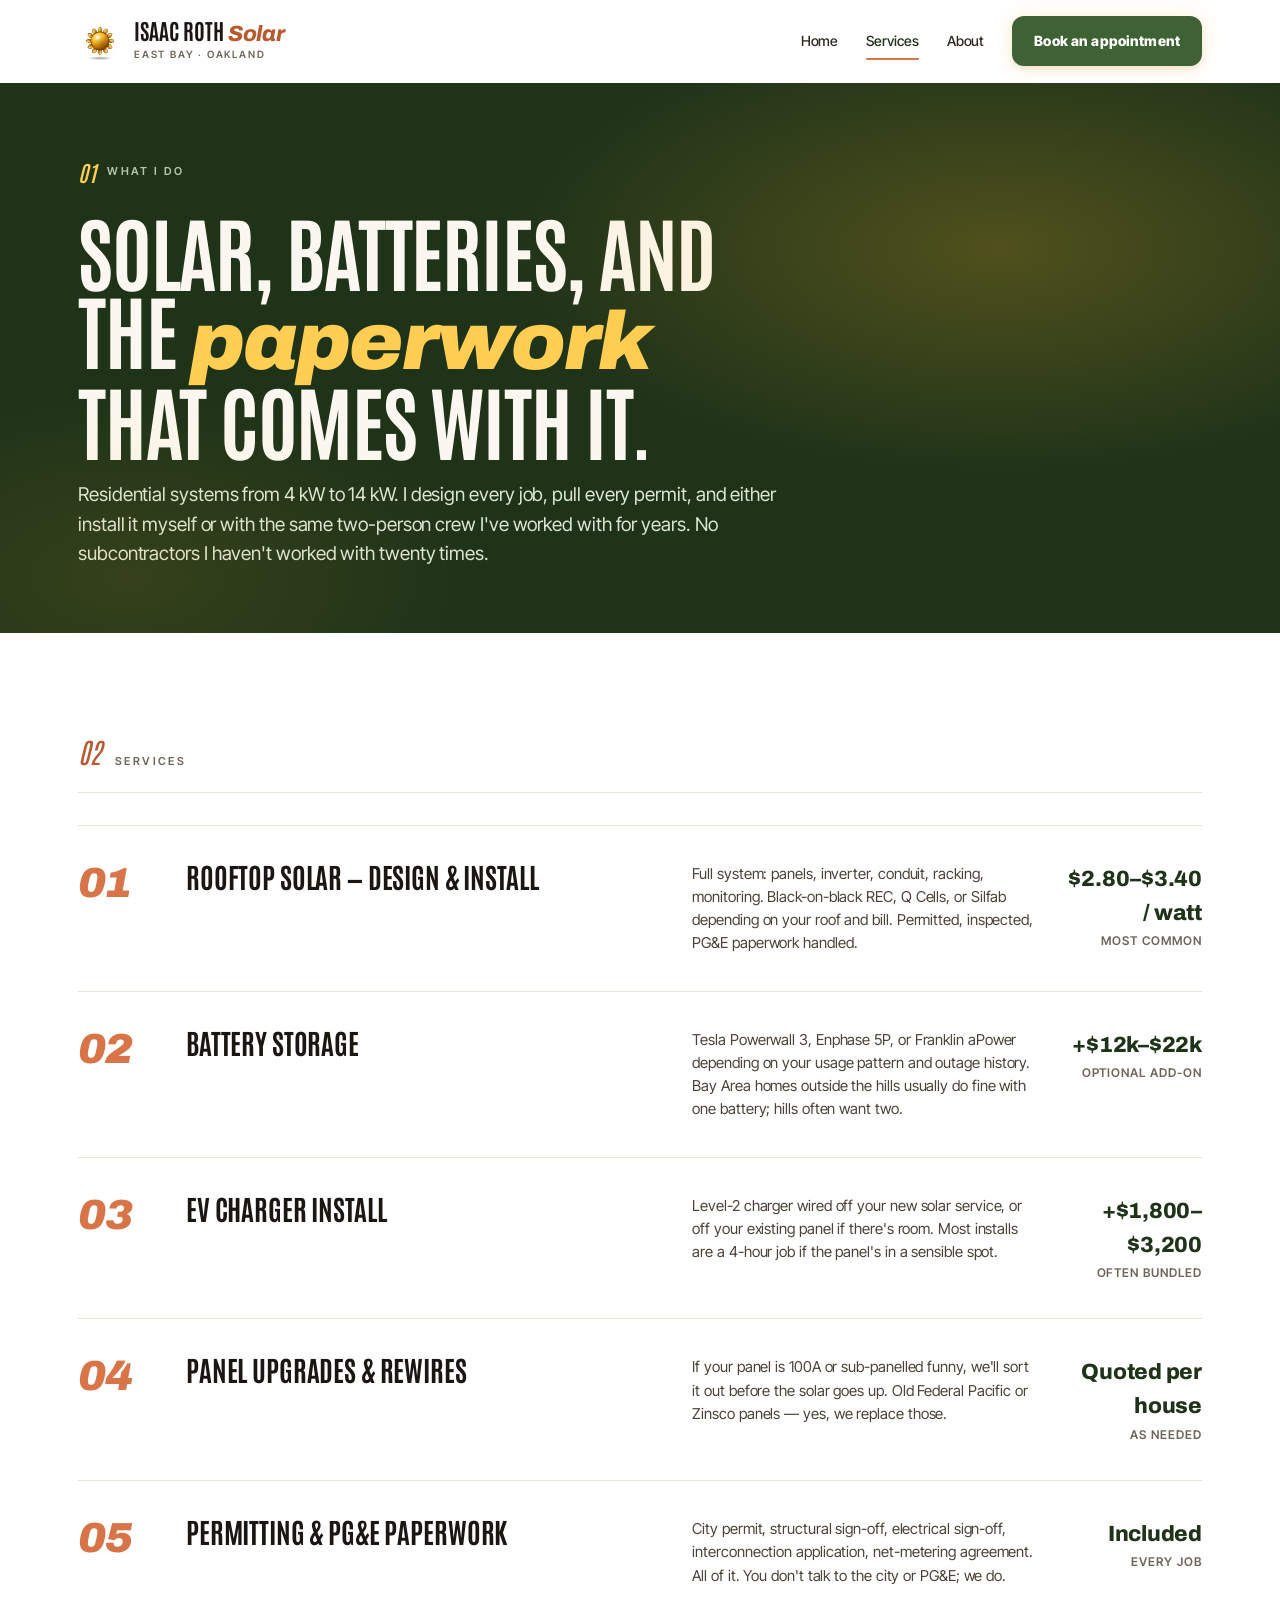
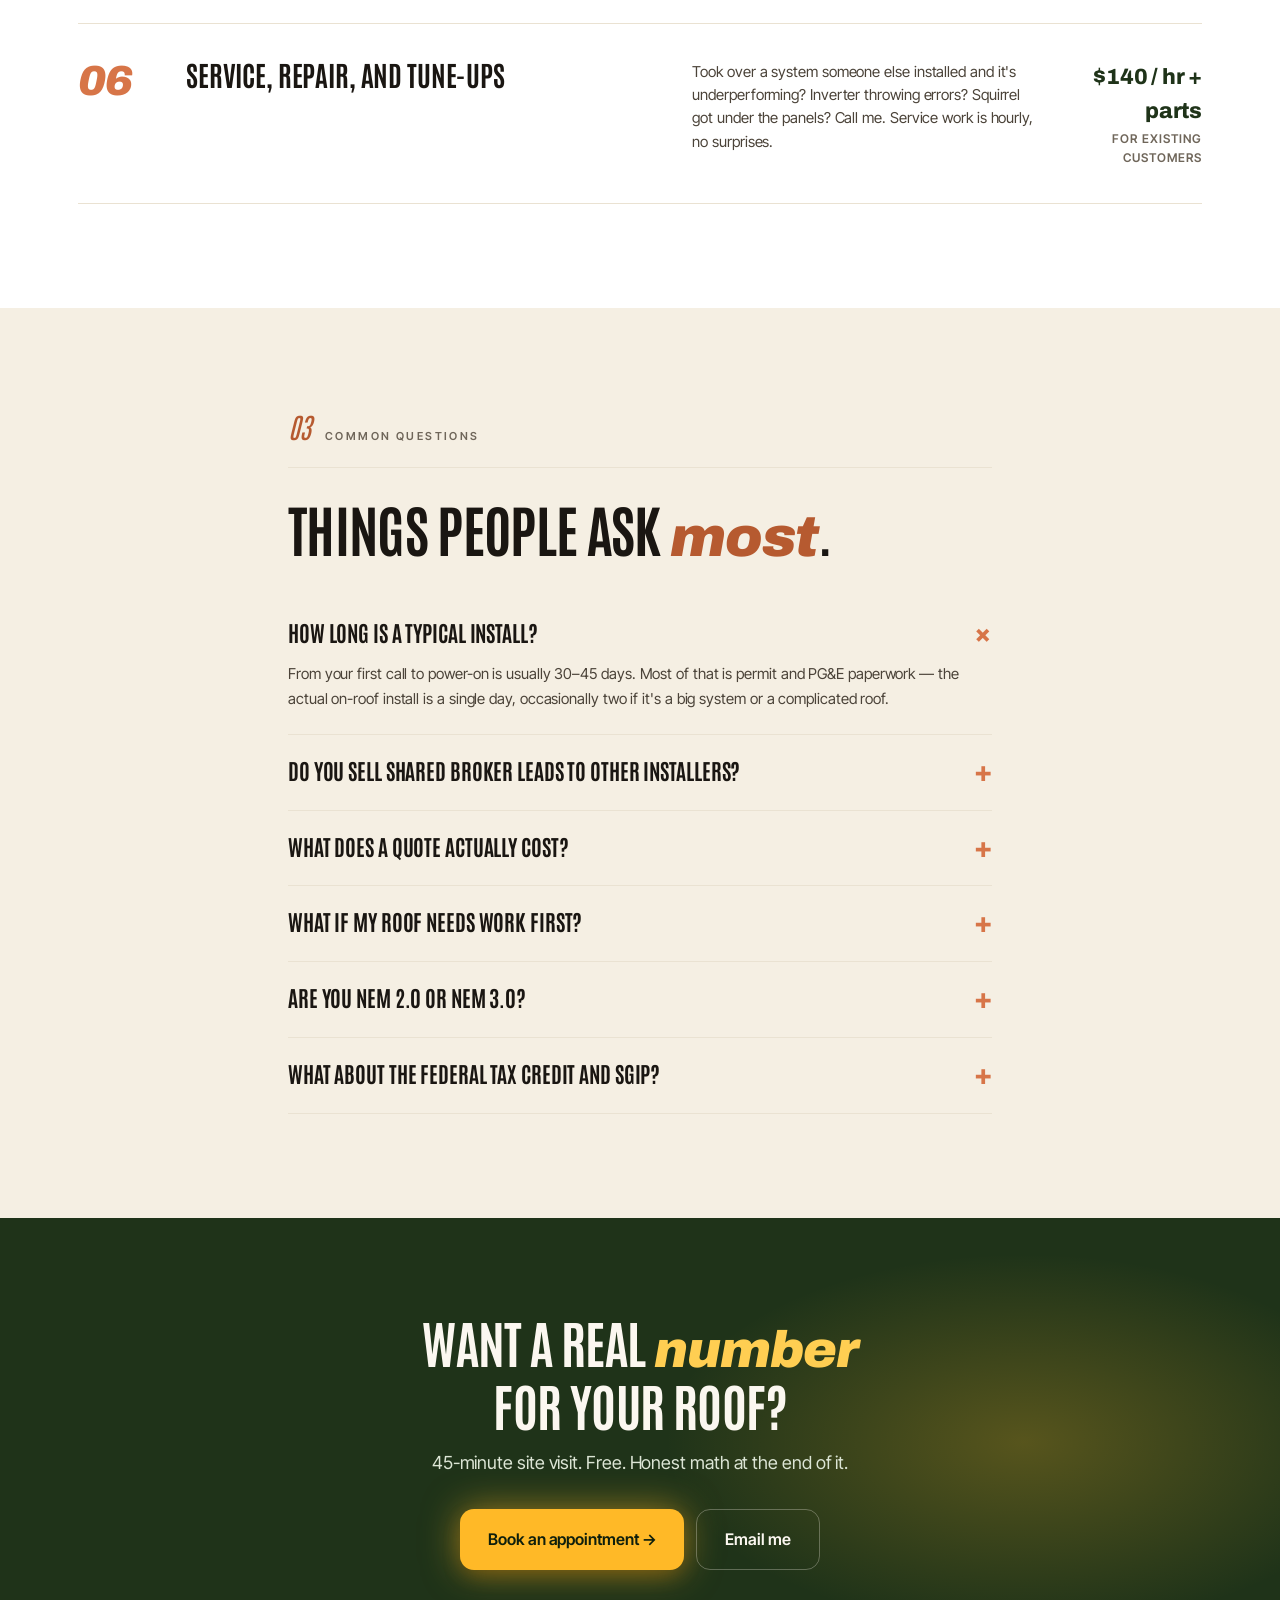
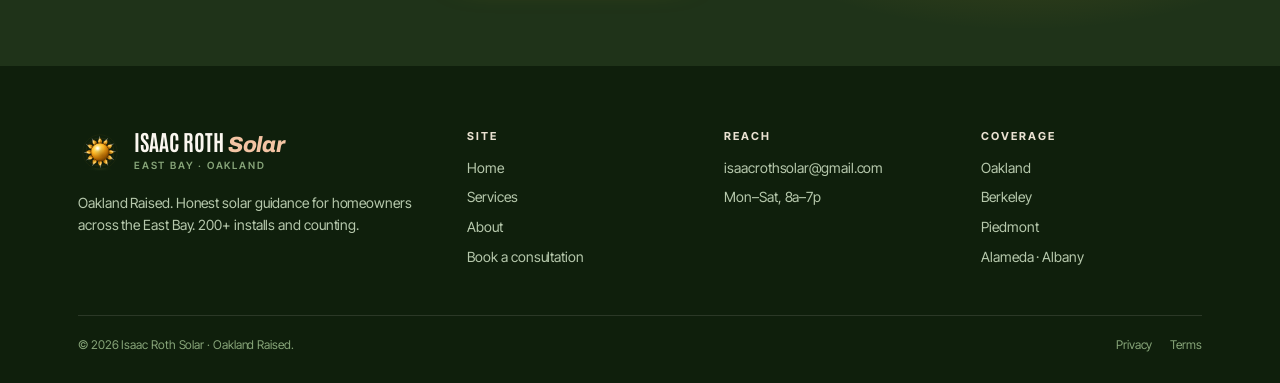
<file: services.html>
<!doctype html>
<html lang="en">
<head>
  <meta charset="utf-8">
  <meta name="viewport" content="width=device-width, initial-scale=1">
  <title>Services · Isaac Roth Solar</title>
  <meta name="description" content="Residential solar, battery storage, EV chargers, panel upgrades, and PG&E paperwork — by Isaac Roth across the East Bay.">
  <link rel="stylesheet" href="colors_and_type.css">
  <link rel="stylesheet" href="site.css">
  <link rel="icon" type="image/svg+xml" href="assets/logo/sun-mark.svg">
</head>
<body>
  <nav class="site-nav" id="site-nav">
    <div class="nav-inner">
      <a class="nav-brand" href="index.html">
        <img src="assets/logo/sun-mark.svg" alt="">
        <div>
          <div class="nm">Isaac Roth <em>Solar</em></div>
          <div class="sub">East Bay · Oakland</div>
        </div>
      </a>
      <div class="nav-links">
        <a href="index.html">Home</a>
        <a href="services.html" class="active">Services</a>
        <a href="about.html">About</a>
        <a class="btn btn-primary book-btn" href="index.html#book">Book an appointment</a>
      </div>
    </div>
  </nav>

  <section class="hero" style="padding-top:72px;padding-bottom:64px">
    <div class="container">
      <div style="max-width:920px">
        <div class="hero-eyebrow">
          <span class="num">01</span>
          <span>What I do</span>
        </div>
        <h1>Solar, batteries, and the <em>paperwork</em> that comes with it.</h1>
        <p class="lead" style="max-width:64ch">
          Residential systems from 4 kW to 14 kW. I design every job, pull every permit, and either install it myself or with the same two-person crew I've worked with for years. No subcontractors I haven't worked with twenty times.
        </p>
      </div>
    </div>
  </section>

  <section class="section">
    <div class="container">
      <div class="s-rule">
        <span class="num">02</span>
        <span>Services</span>
      </div>
      <div class="svc-list">
        <div class="svc-row">
          <div class="svc-num">01</div>
          <div><div class="svc-title">Rooftop solar — design &amp; install</div></div>
          <div class="svc-desc">Full system: panels, inverter, conduit, racking, monitoring. Black-on-black REC, Q Cells, or Silfab depending on your roof and bill. Permitted, inspected, PG&amp;E paperwork handled.</div>
          <div class="svc-meta"><strong>$2.80–$3.40 / watt</strong>Most common</div>
        </div>
        <div class="svc-row">
          <div class="svc-num">02</div>
          <div><div class="svc-title">Battery storage</div></div>
          <div class="svc-desc">Tesla Powerwall 3, Enphase 5P, or Franklin aPower depending on your usage pattern and outage history. Bay Area homes outside the hills usually do fine with one battery; hills often want two.</div>
          <div class="svc-meta"><strong>+$12k–$22k</strong>Optional add-on</div>
        </div>
        <div class="svc-row">
          <div class="svc-num">03</div>
          <div><div class="svc-title">EV charger install</div></div>
          <div class="svc-desc">Level-2 charger wired off your new solar service, or off your existing panel if there's room. Most installs are a 4-hour job if the panel's in a sensible spot.</div>
          <div class="svc-meta"><strong>+$1,800–$3,200</strong>Often bundled</div>
        </div>
        <div class="svc-row">
          <div class="svc-num">04</div>
          <div><div class="svc-title">Panel upgrades &amp; rewires</div></div>
          <div class="svc-desc">If your panel is 100A or sub-panelled funny, we'll sort it out before the solar goes up. Old Federal Pacific or Zinsco panels — yes, we replace those.</div>
          <div class="svc-meta"><strong>Quoted per house</strong>As needed</div>
        </div>
        <div class="svc-row">
          <div class="svc-num">05</div>
          <div><div class="svc-title">Permitting &amp; PG&amp;E paperwork</div></div>
          <div class="svc-desc">City permit, structural sign-off, electrical sign-off, interconnection application, net-metering agreement. All of it. You don't talk to the city or PG&amp;E; we do.</div>
          <div class="svc-meta"><strong>Included</strong>Every job</div>
        </div>
        <div class="svc-row">
          <div class="svc-num">06</div>
          <div><div class="svc-title">Service, repair, and tune-ups</div></div>
          <div class="svc-desc">Took over a system someone else installed and it's underperforming? Inverter throwing errors? Squirrel got under the panels? Call me. Service work is hourly, no surprises.</div>
          <div class="svc-meta"><strong>$140 / hr + parts</strong>For existing customers</div>
        </div>
      </div>
    </div>
  </section>

  <section class="section cream">
    <div class="container-narrow">
      <div class="s-rule">
        <span class="num">03</span>
        <span>Common questions</span>
      </div>
      <div class="section-head" style="margin-bottom:32px">
        <h2>Things people ask <em>most</em>.</h2>
      </div>
      <div class="faq" id="faq">
        <div class="faq-item open">
          <div class="faq-q"><span>How long is a typical install?</span><span class="toggle">+</span></div>
          <div class="faq-a">From your first call to power-on is usually 30–45 days. Most of that is permit and PG&amp;E paperwork — the actual on-roof install is a single day, occasionally two if it's a big system or a complicated roof.</div>
        </div>
        <div class="faq-item">
          <div class="faq-q"><span>Do you sell shared broker leads to other installers?</span><span class="toggle">+</span></div>
          <div class="faq-a">No. You're calling me directly. The number you see on the site is my number. Nobody else gets your info.</div>
        </div>
        <div class="faq-item">
          <div class="faq-q"><span>What does a quote actually cost?</span><span class="toggle">+</span></div>
          <div class="faq-a">Nothing. I come out, walk the roof, and send a one-page quote within 48 hours. If we don't end up working together, that's fine — no charge, no follow-up army.</div>
        </div>
        <div class="faq-item">
          <div class="faq-q"><span>What if my roof needs work first?</span><span class="toggle">+</span></div>
          <div class="faq-a">I'll tell you straight up. If your roof is more than 15 years old and worn, solar on top of it doesn't make sense — you don't want to pull the system off in 5 years to re-roof. I can recommend roofers I trust, and we sequence the work right.</div>
        </div>
        <div class="faq-item">
          <div class="faq-q"><span>Are you NEM 2.0 or NEM 3.0?</span><span class="toggle">+</span></div>
          <div class="faq-a">If you didn't have a system before April 2023, you're on NEM 3.0 (the new net-metering rules). I'll show you the math both ways — with and without a battery — so you can see why batteries matter more now.</div>
        </div>
        <div class="faq-item">
          <div class="faq-q"><span>What about the federal tax credit and SGIP?</span><span class="toggle">+</span></div>
          <div class="faq-a">30% federal tax credit applies to most systems (and to batteries) through 2032. SGIP — California's storage rebate — varies by utility and equity tier. I'll spell out exactly what you'll get and when on the quote.</div>
        </div>
      </div>
    </div>
  </section>

  <section class="book-band" id="book">
    <div class="container" style="text-align:center;position:relative">
      <h2 style="color:var(--cream-50);font-family:var(--font-display);font-weight:700;font-size:clamp(2rem, 4vw, 3.25rem);line-height:1.06;letter-spacing:-0.012em;text-transform:uppercase;max-width:18ch;margin:0 auto;text-wrap:balance">
        Want a real <em style="font-family:'Archivo',sans-serif;font-style:italic;font-weight:900;color:var(--sun-300);text-transform:none;letter-spacing:-0.02em">number</em> for your roof?
      </h2>
      <p style="color:var(--moss-100);font-size:18px;line-height:1.55;margin-top:18px;max-width:52ch;margin-left:auto;margin-right:auto">
        45-minute site visit. Free. Honest math at the end of it.
      </p>
      <div style="margin-top:32px;display:flex;gap:12px;justify-content:center;flex-wrap:wrap">
        <a class="btn btn-sun btn-lg" href="index.html#book">Book an appointment →</a>
        <a class="btn btn-ghost btn-lg" href="mailto:isaacrothsolar@gmail.com" style="color:var(--cream-50);border-color:rgba(245,239,227,0.3)">Email me</a>
      </div>
    </div>
  </section>

  <footer class="site-footer">
    <div class="container">
      <div class="footer-grid">
        <div>
          <a class="nav-brand" href="index.html" style="color:var(--cream-50)">
            <img src="assets/logo/sun-mark.svg" alt="">
            <div>
              <div class="nm" style="color:var(--cream-50)">Isaac Roth <em style="color:var(--clay-200)">Solar</em></div>
              <div class="sub" style="color:var(--moss-300)">East Bay · Oakland</div>
            </div>
          </a>
          <p style="color:var(--moss-200);font-size:14px;line-height:1.6;max-width:340px;margin-top:18px">
            Oakland Raised. Honest solar guidance for homeowners across the East Bay. 200+ installs and counting.
          </p>
        </div>
        <div>
          <h4>Site</h4>
          <ul>
            <li><a href="index.html">Home</a></li>
            <li><a href="services.html">Services</a></li>
            <li><a href="about.html">About</a></li>
            <li><a href="index.html#book">Book a consultation</a></li>
          </ul>
        </div>
        <div>
          <h4>Reach</h4>
          <ul>
            <li><a href="mailto:isaacrothsolar@gmail.com">isaacrothsolar@gmail.com</a></li>
            <li>Mon–Sat, 8a–7p</li>
          </ul>
        </div>
        <div>
          <h4>Coverage</h4>
          <ul>
            <li>Oakland</li>
            <li>Berkeley</li>
            <li>Piedmont</li>
            <li>Alameda · Albany</li>
          </ul>
        </div>
      </div>
      <div class="copyline">
        <div>© <span id="year"></span> Isaac Roth Solar · Oakland Raised.</div>
        <div style="display:flex;gap:18px">
          <a href="#" style="color:var(--moss-300)">Privacy</a>
          <a href="#" style="color:var(--moss-300)">Terms</a>
        </div>
      </div>
    </div>
  </footer>

  <a href="index.html#book" class="float-book btn btn-sun">Book Isaac</a>

  <script>
    document.getElementById('year').textContent = new Date().getFullYear();

    const nav = document.getElementById('site-nav');
    const onScroll = () => nav.classList.toggle('scrolled', window.scrollY > 8);
    window.addEventListener('scroll', onScroll, { passive: true });
    onScroll();

    document.querySelectorAll('#faq .faq-item').forEach(item => {
      item.querySelector('.faq-q').addEventListener('click', () => {
        const wasOpen = item.classList.contains('open');
        document.querySelectorAll('#faq .faq-item').forEach(i => i.classList.remove('open'));
        if (!wasOpen) item.classList.add('open');
      });
    });
  </script>
</body>
</html>
</file>
<file: colors_and_type.css>
/* ============================================================
   Isaac Roth Solar — Foundational tokens
   Colors, type, spacing, radii, shadows.
   Import this once at the top of any HTML page.
   ============================================================ */

@import url('https://fonts.googleapis.com/css2?family=Antonio:wght@300;400;500;600;700&family=Archivo:ital,wght@0,400;0,500;0,600;0,700;0,800;0,900;1,400;1,600;1,800&family=Inter+Tight:ital,wght@0,400;0,500;0,600;0,700;1,500;1,700&display=swap');

:root {
  /* ---------- BRAND COLORS ---------- */
  /* Primary — Moss / Forest Green. Earthy, grounded, the brand color per Isaac. */
  --moss-50:  #EFF3EC;
  --moss-100: #DCE5D5;
  --moss-200: #B6C8AC;
  --moss-300: #87A579;
  --moss-400: #5A8049;
  --moss-500: #3E6233;     /* primary brand */
  --moss-600: #2C4824;
  --moss-700: #1F3319;     /* dark green for headers, dark surfaces */
  --moss-900: #0F1F0C;

  /* Primary — Sun Gold. The headline color. Warm, optimistic.   */
  --sun-50:  #FFF8E6;
  --sun-100: #FFEFC2;
  --sun-200: #FFE08A;
  --sun-300: #FFCE52;
  --sun-400: #FFB927;      /* primary brand */
  --sun-500: #F2A310;
  --sun-600: #C97F05;
  --sun-700: #8F5803;

  /* Secondary — Sky Blue. Clear-day, clean-energy.              */
  --sky-50:  #EBF6FF;
  --sky-100: #CFE7FF;
  --sky-200: #9CCEFE;
  --sky-300: #5CB0F8;
  --sky-400: #2F94E8;      /* secondary brand */
  --sky-500: #1A78C8;
  --sky-600: #0F5C9F;

  /* Accent — Leaf Green. Growth, sustainability.                */
  --leaf-50:  #ECF8EE;
  --leaf-100: #CCEDD2;
  --leaf-200: #9FD9A9;
  --leaf-300: #6CC07C;
  --leaf-400: #3DA053;     /* accent */
  --leaf-500: #267F3C;

  /* Warm — Terracotta. Fall foliage, used SPARINGLY for warmth. */
  --clay-200: #F4C4A4;
  --clay-400: #D77548;
  --clay-500: #B65A30;

  /* ---------- NEUTRALS — slightly warm ---------- */
  --cream-50:  #FBF7F0;    /* page background */
  --cream-100: #F5EFE3;    /* surface alt */
  --cream-200: #EAE2D2;    /* card border, divider */
  --cream-300: #D6CBB6;
  --stone-400: #9C9079;
  --stone-500: #6F665A;
  --stone-600: #4B4339;    /* secondary text */
  --stone-700: #2F2A22;    /* primary text — warm near-black */
  --stone-900: #1A1612;

  /* Pure ink for high contrast / dark surfaces */
  --ink:    #161310;
  --white:  #FFFFFF;

  /* ---------- SEMANTIC SLOTS ---------- */
  --bg:           var(--white);
  --bg-alt:       var(--cream-100);
  --surface:      var(--white);
  --surface-alt:  var(--cream-50);
  --surface-dark: var(--stone-700);

  --fg:           var(--stone-700);
  --fg-strong:    var(--stone-900);
  --fg-muted:     var(--stone-500);
  --fg-subtle:    var(--stone-400);
  --fg-inverse:   var(--white);

  --border:        var(--cream-200);
  --border-strong: var(--cream-300);

  --accent:        var(--moss-500);
  --accent-hover:  var(--moss-600);
  --accent-fg:     var(--cream-50);

  --accent-warm:        var(--sun-400);   /* secondary gold accent */
  --accent-warm-hover:  var(--sun-500);

  --link:          var(--sky-500);
  --link-hover:    var(--sky-600);

  --success:       var(--leaf-400);
  --info:          var(--sky-400);
  --warn:          var(--sun-500);
  --danger:        var(--clay-500);

  /* ---------- TYPE FAMILIES ---------- */
  --font-display: 'Antonio', 'Archivo', 'Inter Tight', sans-serif;  /* bold compressed industrial — hero, h1, h2 */
  --font-sans:    'Inter Tight', 'Archivo', system-ui, sans-serif;   /* clean workhorse sans — body, UI */
  --font-heavy:   'Archivo', 'Inter Tight', system-ui, sans-serif;   /* chunky alt for callouts — weight 800/900 */
  --font-mono:    ui-monospace, 'SFMono-Regular', Menlo, monospace;

  /* ---------- TYPE SCALE (clamp-based, fluid) ---------- */
  --fs-display-2xl: clamp(3.25rem, 6vw, 5.5rem);   /* hero    */
  --fs-display-xl:  clamp(2.5rem, 4.5vw, 4rem);    /* h1      */
  --fs-display-lg:  clamp(2rem, 3.4vw, 3rem);      /* h2      */
  --fs-h3:          1.75rem;
  --fs-h4:          1.375rem;
  --fs-lg:          1.125rem;
  --fs-base:        1rem;
  --fs-sm:          0.875rem;
  --fs-xs:          0.75rem;

  --lh-display: 1.04;
  --lh-tight:   1.15;
  --lh-snug:    1.35;
  --lh-normal:  1.55;

  --tracking-tight:  -0.025em;
  --tracking-normal: -0.005em;
  --tracking-wide:    0.02em;
  --tracking-eyebrow: 0.14em;
  --tracking-rule:   0.22em;  /* tiny numbered-section labels, Formacha-style */

  /* ---------- SPACING (4px base) ---------- */
  --s-1:  4px;
  --s-2:  8px;
  --s-3:  12px;
  --s-4:  16px;
  --s-5:  20px;
  --s-6:  24px;
  --s-8:  32px;
  --s-10: 40px;
  --s-12: 48px;
  --s-16: 64px;
  --s-20: 80px;
  --s-24: 96px;
  --s-32: 128px;

  /* ---------- RADII — slightly rounded throughout ---------- */
  --r-xs:   6px;     /* inputs, small chips */
  --r-sm:   10px;    /* buttons, tags */
  --r-md:   14px;    /* small cards */
  --r-lg:   20px;    /* cards, panels */
  --r-xl:   28px;    /* hero panels, feature blocks */
  --r-2xl:  40px;    /* big rounded sections */
  --r-pill: 999px;   /* pills */

  /* ---------- SHADOWS — warm, with golden halo (the brand glow) ---------- */
  --shadow-xs: 0 1px 2px rgba(143, 88, 3, 0.08), 0 0 14px rgba(255, 185, 39, 0.10);
  --shadow-sm: 0 4px 10px -2px rgba(143, 88, 3, 0.18), 0 0 22px rgba(255, 185, 39, 0.18);
  --shadow-md: 0 10px 24px -8px rgba(143, 88, 3, 0.28), 0 0 32px rgba(255, 185, 39, 0.26);
  --shadow-lg: 0 24px 44px -12px rgba(143, 88, 3, 0.36), 0 0 48px rgba(255, 185, 39, 0.34);
  --shadow-glow: 0 0 0 5px rgba(62, 98, 51, 0.28), 0 0 26px rgba(62, 98, 51, 0.18);  /* moss focus */
  --shadow-sun:  0 8px 20px -4px rgba(143, 88, 3, 0.40), 0 0 36px rgba(255, 185, 39, 0.55);  /* CTA glow */

  /* ---------- MOTION ---------- */
  --ease-out:    cubic-bezier(0.22, 0.61, 0.36, 1);
  --ease-bounce: cubic-bezier(0.34, 1.56, 0.64, 1);
  --dur-fast:    120ms;
  --dur-base:    200ms;
  --dur-slow:    360ms;

  /* ---------- LAYOUT ---------- */
  --container: 1180px;
  --container-narrow: 760px;
}

/* ============================================================
   SEMANTIC ELEMENT DEFAULTS — use these as starting styles
   ============================================================ */

html { -webkit-text-size-adjust: 100%; }

body {
  font-family: var(--font-sans);
  font-size: var(--fs-base);
  line-height: var(--lh-normal);
  color: var(--fg);
  background: var(--bg);
  letter-spacing: var(--tracking-normal);
  -webkit-font-smoothing: antialiased;
  text-rendering: optimizeLegibility;
}

h1, h2, h3, h4 {
  color: var(--fg-strong);
  letter-spacing: var(--tracking-tight);
  margin: 0;
  text-wrap: balance;
}
h1 { font-family: var(--font-display); font-weight: 700; font-size: var(--fs-display-xl); line-height: var(--lh-display); text-transform: uppercase; letter-spacing: -0.01em; }
h2 { font-family: var(--font-display); font-weight: 700; font-size: var(--fs-display-lg); line-height: var(--lh-tight); text-transform: uppercase; letter-spacing: -0.005em; }

/* Italic emphasis inside display headings — the kicker accent on key words. */
h1 em, h2 em, .display em {
  font-family: 'Archivo', 'Inter Tight', sans-serif;
  font-style: italic;
  font-weight: 800;
  color: var(--clay-500);
  text-transform: none;
  letter-spacing: -0.015em;
}
h3 { font-weight: 600; font-size: var(--fs-h3); line-height: var(--lh-tight); }
h4 { font-weight: 600; font-size: var(--fs-h4); line-height: var(--lh-tight); }

p { margin: 0; text-wrap: pretty; }

a {
  color: var(--link);
  text-decoration: none;
  text-underline-offset: 2px;
  transition: color var(--dur-fast) var(--ease-out);
}
a:hover { color: var(--link-hover); text-decoration: underline; }

small { font-size: var(--fs-sm); color: var(--fg-muted); }

code, pre, kbd { font-family: var(--font-mono); font-size: 0.9em; }

::selection { background: var(--moss-200); color: var(--moss-900); }

:focus-visible {
  outline: none;
  box-shadow: var(--shadow-glow);
  border-radius: var(--r-xs);
}

/* Eyebrow / kicker — used above headings, ALL CAPS, tracked out */
.eyebrow {
  font-family: var(--font-sans);
  font-size: var(--fs-xs);
  font-weight: 600;
  letter-spacing: var(--tracking-eyebrow);
  text-transform: uppercase;
  color: var(--clay-500);
}

/* Numbered section rule — the Formacha signature. */
.section-rule {
  display: flex;
  align-items: baseline;
  gap: 14px;
  padding-bottom: 22px;
  margin-bottom: 28px;
  border-bottom: 1px solid var(--cream-200);
  font-family: var(--font-sans);
  font-size: 11px;
  font-weight: 600;
  letter-spacing: var(--tracking-rule);
  text-transform: uppercase;
  color: var(--stone-500);
}
.section-rule .num {
  font-family: var(--font-display);
  font-style: italic;
  font-weight: 400;
  font-size: 22px;
  letter-spacing: -0.02em;
  color: var(--clay-500);
  text-transform: none;
}

/* Lead paragraph — sits under h1/h2 */
.lead {
  font-size: var(--fs-lg);
  line-height: var(--lh-snug);
  color: var(--fg);
  max-width: 60ch;
}
</file>
<file: site.css>
/* Isaac Roth Solar — site layout
   Layout-only; tokens come from colors_and_type.css */

* { box-sizing: border-box; }
html, body { margin: 0; padding: 0; }
html { scroll-behavior: smooth; }

img { display: block; max-width: 100%; }

/* ===== Container ===== */
.container {
  max-width: 1180px;
  margin: 0 auto;
  padding: 0 28px;
}
.container-narrow {
  max-width: 760px;
  margin: 0 auto;
  padding: 0 28px;
}

/* ===== Section-rule (numbered hairline label) ===== */
.s-rule {
  display: flex;
  align-items: baseline;
  gap: 14px;
  padding-bottom: 22px;
  margin-bottom: 32px;
  border-bottom: 1px solid var(--cream-200);
  font-family: var(--font-sans);
  font-size: 11px;
  font-weight: 600;
  letter-spacing: 0.22em;
  text-transform: uppercase;
  color: var(--stone-500);
}
.s-rule .num {
  font-family: var(--font-display);
  font-style: italic;
  font-weight: 400;
  font-size: 28px;
  letter-spacing: -0.02em;
  color: var(--clay-500);
  text-transform: none;
  line-height: 1;
}
.s-rule.on-dark { border-bottom-color: rgba(245,239,227,0.18); color: var(--moss-200); }
.s-rule.on-dark .num { color: var(--sun-300); }

/* ===== Nav ===== */
.site-nav {
  position: sticky;
  top: 0;
  z-index: 50;
  background: #FFFFFF;
  border-bottom: 1px solid transparent;
  transition: background 200ms var(--ease-out), border-color 200ms var(--ease-out), backdrop-filter 200ms var(--ease-out);
}
.site-nav.scrolled {
  background: rgba(255, 255, 255, 0.9);
  -webkit-backdrop-filter: blur(12px) saturate(150%);
  backdrop-filter: blur(12px) saturate(150%);
  border-bottom-color: var(--cream-200);
}
.nav-inner {
  display: flex;
  align-items: center;
  justify-content: space-between;
  padding: 16px 28px;
  max-width: 1180px;
  margin: 0 auto;
}
.nav-brand {
  display: flex;
  align-items: center;
  gap: 12px;
  text-decoration: none;
  color: var(--stone-700);
}
.nav-brand img { width: 44px; height: 44px; transition: transform 400ms var(--ease-bounce); }
.nav-brand:hover img { transform: rotate(20deg) scale(1.05); }
.nav-brand .nm {
  font-family: var(--font-display);
  font-weight: 700;
  font-size: 22px;
  letter-spacing: 0;
  line-height: 1;
  color: var(--stone-900);
  text-transform: uppercase;
}
.nav-brand .nm em {
  font-family: 'Archivo', sans-serif;
  font-weight: 800;
  font-style: italic;
  color: var(--clay-500);
  text-transform: none;
  letter-spacing: -0.015em;
}
.nav-brand .sub {
  font-size: 10px;
  font-weight: 600;
  color: var(--stone-500);
  letter-spacing: 0.18em;
  text-transform: uppercase;
  margin-top: 2px;
}
.nav-links {
  display: flex;
  align-items: center;
  gap: 28px;
}
.nav-links a {
  font-size: 14px;
  font-weight: 500;
  color: var(--stone-700);
  text-decoration: none;
  transition: color 120ms var(--ease-out);
  position: relative;
}
.nav-links a:hover { color: var(--moss-700); }
.nav-links a.active { color: var(--moss-700); }
.nav-links a.active::after {
  content: "";
  position: absolute;
  left: 0; right: 0; bottom: -8px;
  height: 2px;
  background: var(--clay-400);
  border-radius: 2px;
}

/* ===== Buttons ===== */
.btn {
  display: inline-flex;
  align-items: center;
  gap: 10px;
  font-family: var(--font-sans);
  font-weight: 600;
  font-size: 15px;
  padding: 14px 22px;
  border-radius: 12px;
  border: none;
  cursor: pointer;
  text-decoration: none;
  transition: transform 120ms var(--ease-out), background 120ms var(--ease-out), box-shadow 200ms var(--ease-out), color 120ms var(--ease-out);
  white-space: nowrap;
}
.btn-primary {
  background: var(--moss-500);
  color: #FFFFFF;
  box-shadow: var(--shadow-sm);
}
.btn-primary:hover { background: var(--moss-600); color: #FFFFFF; transform: translateY(-2px); box-shadow: var(--shadow-md); }

/* Nav book button — bolder, more emphatic than other primary buttons */
.book-btn { font-weight: 800 !important; color: #FFFFFF !important; letter-spacing: 0.01em; }
.btn-primary:active { transform: scale(0.98); box-shadow: var(--shadow-xs); }

.btn-sun {
  background: var(--sun-400);
  color: var(--moss-900);
  box-shadow: var(--shadow-sun);
}
.btn-sun:hover { background: var(--sun-500); transform: translateY(-2px); }
.btn-sun:active { transform: scale(0.98); }

.btn-ghost {
  background: transparent;
  color: var(--stone-700);
  border: 1.5px solid var(--cream-300);
  padding: 12.5px 22px;
}
.btn-ghost:hover { background: var(--cream-100); border-color: var(--moss-300); color: var(--moss-700); }

.btn-light-on-dark {
  background: var(--cream-50);
  color: var(--moss-700);
}
.btn-light-on-dark:hover { background: white; transform: translateY(-2px); box-shadow: 0 0 24px rgba(255,185,39,0.35); }

.btn-lg { padding: 17px 28px; font-size: 16px; border-radius: 14px; }

/* ===== Hero ===== */
.hero {
  position: relative;
  background: var(--moss-700);
  color: var(--cream-50);
  padding: 88px 0 96px;
  overflow: hidden;
}
.hero::before {
  content: "";
  position: absolute;
  inset: 0;
  background: radial-gradient(55% 60% at 78% 30%, rgba(255, 185, 39, 0.22) 0%, transparent 70%),
              radial-gradient(40% 50% at 10% 90%, rgba(255, 185, 39, 0.10) 0%, transparent 70%);
  pointer-events: none;
}
.hero-grid {
  position: relative;
  display: grid;
  grid-template-columns: 1.1fr 0.9fr;
  gap: 56px;
  align-items: center;
}
.hero-eyebrow {
  font-family: var(--font-sans);
  font-size: 11px;
  font-weight: 600;
  letter-spacing: 0.22em;
  text-transform: uppercase;
  color: var(--moss-200);
  margin-bottom: 22px;
  display: flex;
  align-items: center;
  gap: 12px;
}
.hero-eyebrow .num {
  font-family: var(--font-display);
  font-style: italic;
  font-size: 22px;
  color: var(--sun-300);
  letter-spacing: -0.02em;
  text-transform: none;
}
.hero h1 {
  font-family: var(--font-display);
  font-weight: 700;
  font-size: clamp(3rem, 6.4vw, 6rem);
  line-height: 0.95;
  letter-spacing: -0.015em;
  color: var(--cream-50);
  text-transform: uppercase;
  text-wrap: balance;
}
.hero h1 em {
  font-family: 'Archivo', sans-serif;
  font-style: italic;
  font-weight: 900;
  color: var(--sun-300);
  text-transform: none;
  letter-spacing: -0.025em;
}
.hero .lead {
  font-size: 19px;
  line-height: 1.55;
  color: var(--moss-100);
  max-width: 52ch;
  margin-top: 22px;
  text-wrap: pretty;
}
.hero-actions { display: flex; gap: 14px; align-items: center; margin-top: 36px; flex-wrap: wrap; }

.hero-stat-row {
  display: flex;
  gap: 32px;
  margin-top: 40px;
  padding-top: 24px;
  border-top: 1px solid rgba(245,239,227,0.18);
}
.hero-stat-row > div { display: flex; flex-direction: column; gap: 4px; }
.hero-stat-row .num {
  font-family: var(--font-heavy);
  font-weight: 900;
  font-size: 34px;
  color: var(--sun-300);
  letter-spacing: -0.02em;
  line-height: 1;
}
.hero-stat-row .lbl {
  font-size: 11px;
  font-weight: 600;
  color: var(--moss-200);
  letter-spacing: 0.16em;
  text-transform: uppercase;
}

.hero-photo {
  position: relative;
  border-radius: 28px;
  overflow: hidden;
  aspect-ratio: 4 / 5;
  box-shadow: 0 30px 60px -20px rgba(0,0,0,0.55), 0 0 80px rgba(255,185,39,0.18);
}
.hero-photo img { width: 100%; height: 100%; object-fit: cover; }
.hero-photo .photo-meta {
  position: absolute;
  left: 16px; bottom: 16px;
  display: flex; align-items: center; gap: 8px;
  padding: 9px 14px;
  background: rgba(15, 31, 12, 0.78);
  -webkit-backdrop-filter: blur(10px);
  backdrop-filter: blur(10px);
  border-radius: 999px;
  font-size: 12px;
  font-weight: 600;
  color: var(--cream-50);
  letter-spacing: 0.04em;
}
.hero-photo .photo-meta::before {
  content: "";
  width: 8px; height: 8px;
  background: var(--sun-300);
  border-radius: 999px;
  box-shadow: 0 0 12px var(--sun-400);
}
.hero-photo .floating-card {
  position: absolute;
  right: -22px;
  bottom: 60px;
  background: var(--cream-50);
  border-radius: 16px;
  padding: 14px 18px;
  box-shadow: var(--shadow-lg);
  display: flex;
  align-items: center;
  gap: 14px;
  max-width: 240px;
}
.hero-photo .floating-card img { width: 36px; height: 36px; }
.hero-photo .floating-card .num {
  font-family: var(--font-display);
  font-style: italic;
  font-weight: 400;
  font-size: 26px;
  color: var(--moss-700);
  letter-spacing: -0.02em;
  line-height: 1;
}
.hero-photo .floating-card .lbl {
  font-size: 11px;
  color: var(--stone-600);
  font-weight: 500;
  margin-top: 2px;
}

/* ===== Sections ===== */
.section { padding: 104px 0; }
.section.tight { padding: 72px 0; }
.section.cream { background: var(--cream-100); }
.section.dark { background: var(--moss-700); color: var(--cream-50); }
.section.dark h1, .section.dark h2 { color: var(--cream-50); }
.section.dark h2 em { color: var(--sun-300); }

.section-head { max-width: 740px; margin-bottom: 56px; }
.section-head h2 {
  font-family: var(--font-display);
  font-weight: 700;
  font-size: clamp(2.25rem, 4.4vw, 3.75rem);
  line-height: 0.98;
  letter-spacing: -0.012em;
  text-transform: uppercase;
  text-wrap: balance;
}
.section-head h2 em {
  font-family: 'Archivo', sans-serif;
  font-style: italic;
  font-weight: 900;
  color: var(--clay-500);
  text-transform: none;
  letter-spacing: -0.02em;
}
.section-head .lead {
  font-size: 18px;
  line-height: 1.55;
  color: var(--stone-600);
  margin-top: 18px;
  text-wrap: pretty;
}
.section.dark .section-head .lead { color: var(--moss-100); }

/* ===== Process steps ===== */
.steps {
  display: grid;
  grid-template-columns: repeat(3, 1fr);
  gap: 22px;
}
.step {
  background: #FFFFFF;
  border: 1px solid var(--cream-200);
  border-radius: 20px;
  padding: 28px;
  box-shadow: var(--shadow-sm);
  display: flex;
  flex-direction: column;
  gap: 14px;
  transition: transform 200ms var(--ease-out), box-shadow 200ms var(--ease-out);
}
.step:hover { transform: translateY(-4px); box-shadow: var(--shadow-md); }
.step .step-num {
  font-family: var(--font-heavy);
  font-weight: 900;
  font-style: italic;
  font-size: 52px;
  color: var(--clay-400);
  line-height: 1;
  letter-spacing: -0.04em;
}
.step h3 {
  font-family: var(--font-display);
  font-weight: 700;
  font-size: 22px;
  line-height: 1.05;
  letter-spacing: -0.005em;
  color: var(--stone-900);
  text-transform: uppercase;
}
.step p { color: var(--stone-600); font-size: 15px; line-height: 1.55; }
.step .step-pill {
  align-self: flex-start;
  font-size: 11px;
  font-weight: 700;
  letter-spacing: 0.14em;
  text-transform: uppercase;
  color: var(--moss-700);
  background: var(--moss-100);
  padding: 5px 11px;
  border-radius: 999px;
  margin-top: auto;
}

/* ===== Gallery ===== */
.gallery {
  display: grid;
  grid-template-columns: repeat(4, 1fr);
  gap: 16px;
}
.gallery > .lead { grid-column: 1 / -1; }
.gallery-item {
  position: relative;
  border-radius: 20px;
  overflow: hidden;
  aspect-ratio: 1 / 1;
  box-shadow: var(--shadow-sm);
  transition: transform 200ms var(--ease-out), box-shadow 200ms var(--ease-out);
}
.gallery-item.wide { grid-column: span 2; aspect-ratio: 2 / 1; }
.gallery-item.tall { grid-row: span 2; aspect-ratio: 1 / 2; }
.gallery-item:hover { transform: translateY(-3px); box-shadow: var(--shadow-md); }
.gallery-item img { width: 100%; height: 100%; object-fit: cover; }
.gallery-item .placeholder {
  position: absolute; inset: 0;
  background: linear-gradient(135deg, var(--cream-200), var(--cream-100));
  display: flex; align-items: center; justify-content: center;
  color: var(--stone-500);
  font-size: 13px;
  font-style: italic;
  text-align: center;
  padding: 16px;
}
.gallery-item .meta {
  position: absolute; left: 12px; bottom: 12px; right: 12px;
  display: flex; align-items: center; justify-content: space-between; gap: 8px;
  background: rgba(251,247,240,0.92);
  -webkit-backdrop-filter: blur(8px);
  backdrop-filter: blur(8px);
  padding: 8px 12px;
  border-radius: 12px;
  font-size: 12px;
  color: var(--stone-700);
  font-weight: 600;
}
.gallery-item .meta .kw {
  font-size: 11px;
  font-weight: 700;
  color: var(--moss-700);
  background: var(--moss-100);
  padding: 2px 8px;
  border-radius: 999px;
}

/* ===== Reviews ===== */
.reviews {
  display: grid;
  grid-template-columns: repeat(3, 1fr);
  gap: 22px;
}
.review {
  background: #FFFFFF;
  border: 1px solid var(--cream-200);
  border-radius: 20px;
  padding: 28px;
  box-shadow: var(--shadow-sm);
  display: flex;
  flex-direction: column;
  gap: 16px;
}
.review .stars { display: flex; gap: 2px; color: var(--sun-500); font-size: 18px; }
.review .body {
  font-family: var(--font-sans);
  font-weight: 500;
  font-size: 17px;
  line-height: 1.45;
  letter-spacing: -0.005em;
  color: var(--stone-700);
  text-wrap: balance;
}
.review .body em { font-family: 'Archivo', sans-serif; font-style: italic; font-weight: 700; color: var(--moss-700); }
.review .who {
  display: flex; align-items: center; gap: 12px;
  padding-top: 14px;
  border-top: 1px dashed var(--cream-200);
  margin-top: auto;
}
.review .who .avatar {
  width: 42px; height: 42px;
  border-radius: 999px;
  background: linear-gradient(135deg, var(--sun-300), var(--clay-400));
  display: flex; align-items: center; justify-content: center;
  color: var(--cream-50);
  font-weight: 700;
  font-size: 17px;
}
.review .who .nm { font-weight: 600; color: var(--stone-700); font-size: 14px; }
.review .who .mt { font-size: 12px; color: var(--stone-500); }

/* ===== Book CTA band ===== */
.book-band {
  position: relative;
  background: var(--moss-700);
  color: var(--cream-50);
  padding: 96px 0;
  overflow: hidden;
}
.book-band::before {
  content: "";
  position: absolute; inset: 0;
  background: radial-gradient(40% 60% at 80% 50%, rgba(255,185,39,0.25) 0%, transparent 70%);
  pointer-events: none;
}
.book-grid {
  position: relative;
  display: grid;
  grid-template-columns: 1.3fr 1fr;
  gap: 56px;
  align-items: center;
}
.book-band h2 em { color: var(--sun-300); }
.book-card {
  background: #FFFFFF;
  border-radius: 24px;
  padding: 32px;
  color: var(--stone-700);
  box-shadow: 0 30px 60px -20px rgba(0,0,0,0.5), 0 0 80px rgba(255,185,39,0.15);
}
.book-card .availability {
  display: flex; align-items: center; gap: 8px;
  font-size: 12px;
  font-weight: 600;
  color: var(--leaf-500);
  margin-bottom: 16px;
  letter-spacing: 0.04em;
}
.book-card .availability::before {
  content: "";
  width: 8px; height: 8px;
  background: var(--leaf-400);
  border-radius: 999px;
  box-shadow: 0 0 0 4px rgba(61, 160, 83, 0.18);
}
.book-card h3 {
  font-family: var(--font-display);
  font-weight: 700;
  font-size: 28px;
  line-height: 1;
  letter-spacing: -0.005em;
  color: var(--stone-900);
  margin-bottom: 10px;
  text-transform: uppercase;
}
.book-card h3 em {
  font-family: 'Archivo', sans-serif;
  font-style: italic;
  font-weight: 900;
  color: var(--clay-500);
  text-transform: none;
  letter-spacing: -0.02em;
}
.book-card p { color: var(--stone-600); font-size: 14px; line-height: 1.55; margin-bottom: 18px; }
.book-card .slots {
  display: grid;
  grid-template-columns: repeat(2, 1fr);
  gap: 8px;
  margin-bottom: 18px;
}
.book-card .slot {
  background: var(--cream-100);
  border: 1.5px solid transparent;
  border-radius: 10px;
  padding: 10px 12px;
  font-size: 13px;
  color: var(--stone-700);
  font-weight: 500;
  cursor: pointer;
  text-align: left;
  display: flex;
  flex-direction: column;
  gap: 2px;
  transition: all 120ms var(--ease-out);
}
.book-card .slot:hover { border-color: var(--moss-300); background: white; }
.book-card .slot.selected { background: white; border-color: var(--moss-500); box-shadow: var(--shadow-glow); }
.book-card .slot .day { font-size: 11px; color: var(--stone-500); font-weight: 600; letter-spacing: 0.08em; text-transform: uppercase; }
.book-card .slot .time { font-family: var(--font-heavy); font-size: 20px; font-weight: 800; letter-spacing: -0.01em; }

/* ===== Footer ===== */
.site-footer {
  background: var(--moss-900);
  color: var(--moss-200);
  padding: 64px 0 28px;
}
.footer-grid {
  display: grid;
  grid-template-columns: 1.6fr 1fr 1fr 1fr;
  gap: 36px;
}
.site-footer h4 {
  font-size: 11px;
  font-weight: 700;
  letter-spacing: 0.18em;
  text-transform: uppercase;
  color: var(--cream-200);
  margin-bottom: 14px;
}
.site-footer ul { list-style: none; padding: 0; margin: 0; display: flex; flex-direction: column; gap: 8px; }
.site-footer ul a, .site-footer ul li { color: var(--moss-200); font-size: 14px; text-decoration: none; }
.site-footer ul a:hover { color: var(--sun-300); }
.site-footer .copyline {
  margin-top: 48px;
  padding-top: 20px;
  border-top: 1px solid rgba(245,239,227,0.12);
  font-size: 12px;
  color: var(--moss-300);
  display: flex; justify-content: space-between; gap: 12px; flex-wrap: wrap;
}

/* ===== About — portrait section ===== */
.about-hero {
  display: grid;
  grid-template-columns: 1fr 1.1fr;
  gap: 56px;
  align-items: center;
}
.about-hero-photo {
  border-radius: 28px;
  overflow: hidden;
  aspect-ratio: 4 / 5;
  box-shadow: var(--shadow-lg);
}
.about-hero-photo img { width: 100%; height: 100%; object-fit: cover; }

.bio-cols {
  display: grid;
  grid-template-columns: 1fr 1fr;
  gap: 28px;
  margin-top: 28px;
  font-size: 16px;
  line-height: 1.7;
  color: var(--stone-700);
}
.bio-cols p { margin: 0 0 16px; }
.bio-cols em { color: var(--moss-700); font-style: italic; }

/* ===== Services list ===== */
.svc-list {
  display: flex;
  flex-direction: column;
  border-top: 1px solid var(--cream-200);
}
.svc-row {
  display: grid;
  grid-template-columns: 80px 1.4fr 1fr 140px;
  gap: 28px;
  padding: 36px 0;
  border-bottom: 1px solid var(--cream-200);
  align-items: start;
  transition: background 160ms var(--ease-out);
  cursor: pointer;
}
.svc-row:hover { background: rgba(255,255,255,0.4); }
.svc-row .svc-num {
  font-family: var(--font-heavy);
  font-weight: 900;
  font-style: italic;
  font-size: 42px;
  color: var(--clay-400);
  line-height: 1;
  letter-spacing: -0.035em;
}
.svc-row .svc-title {
  font-family: var(--font-display);
  font-weight: 700;
  font-size: 28px;
  line-height: 1.04;
  letter-spacing: -0.005em;
  color: var(--stone-900);
  text-transform: uppercase;
  text-wrap: balance;
}
.svc-row .svc-title em {
  font-family: 'Archivo', sans-serif;
  font-style: italic;
  font-weight: 800;
  color: var(--moss-700);
  text-transform: none;
  letter-spacing: -0.015em;
}
.svc-row .svc-desc {
  font-size: 15px;
  color: var(--stone-600);
  line-height: 1.55;
}
.svc-row .svc-meta {
  text-align: right;
  font-size: 12px;
  color: var(--stone-500);
  font-weight: 600;
  letter-spacing: 0.08em;
  text-transform: uppercase;
}
.svc-row .svc-meta strong {
  display: block;
  color: var(--moss-700);
  font-family: var(--font-heavy);
  font-size: 22px;
  letter-spacing: -0.01em;
  font-weight: 800;
  text-transform: none;
  margin-bottom: 2px;
}

/* ===== Timeline (about) ===== */
.timeline {
  border-left: 2px solid var(--cream-200);
  padding-left: 32px;
  display: flex;
  flex-direction: column;
  gap: 32px;
}
.tl-item { position: relative; }
.tl-item::before {
  content: "";
  position: absolute;
  left: -42px;
  top: 6px;
  width: 18px; height: 18px;
  background: var(--cream-50);
  border: 3px solid var(--moss-500);
  border-radius: 999px;
}
.tl-year {
  font-family: var(--font-heavy);
  font-style: italic;
  font-size: 18px;
  color: var(--clay-500);
  font-weight: 900;
  margin-bottom: 4px;
  letter-spacing: -0.01em;
}
.tl-item h4 {
  font-family: var(--font-display);
  font-weight: 700;
  font-size: 24px;
  color: var(--stone-900);
  margin: 0 0 6px;
  letter-spacing: -0.005em;
  text-transform: uppercase;
  line-height: 1.05;
}
.tl-item p { font-size: 15px; color: var(--stone-600); line-height: 1.55; }

/* ===== FAQ (services) ===== */
.faq { display: flex; flex-direction: column; }
.faq-item {
  padding: 22px 0;
  border-bottom: 1px solid var(--cream-200);
}
.faq-q {
  font-family: var(--font-display);
  font-weight: 700;
  font-size: 22px;
  line-height: 1.1;
  letter-spacing: -0.005em;
  color: var(--stone-900);
  text-transform: uppercase;
  cursor: pointer;
  display: flex;
  justify-content: space-between;
  align-items: baseline;
  gap: 18px;
}
.faq-q .toggle {
  font-family: var(--font-heavy);
  font-style: normal;
  font-size: 28px;
  color: var(--clay-400);
  font-weight: 900;
  transition: transform 200ms var(--ease-out);
}
.faq-item.open .faq-q .toggle { transform: rotate(45deg); }
.faq-a {
  max-height: 0;
  overflow: hidden;
  transition: max-height 300ms var(--ease-out), padding-top 200ms;
  color: var(--stone-600);
  font-size: 15px;
  line-height: 1.65;
}
.faq-item.open .faq-a { max-height: 500px; padding-top: 12px; }

/* ===== Floating CTA (mobile) ===== */
.float-book {
  position: fixed;
  right: 20px;
  bottom: 20px;
  z-index: 60;
  display: none;
}

/* ===== Responsive ===== */
@media (max-width: 920px) {
  .hero-grid, .about-hero, .book-grid, .steps, .reviews, .footer-grid { grid-template-columns: 1fr !important; }
  .gallery { grid-template-columns: repeat(2, 1fr); }
  .nav-links { display: none; }
  .nav-links .book-btn { display: inline-flex; }
  .float-book { display: block; }
  .svc-row { grid-template-columns: 60px 1fr; }
  .svc-row .svc-desc, .svc-row .svc-meta { grid-column: 2; text-align: left; }
  .bio-cols { grid-template-columns: 1fr; }
}
</file>
